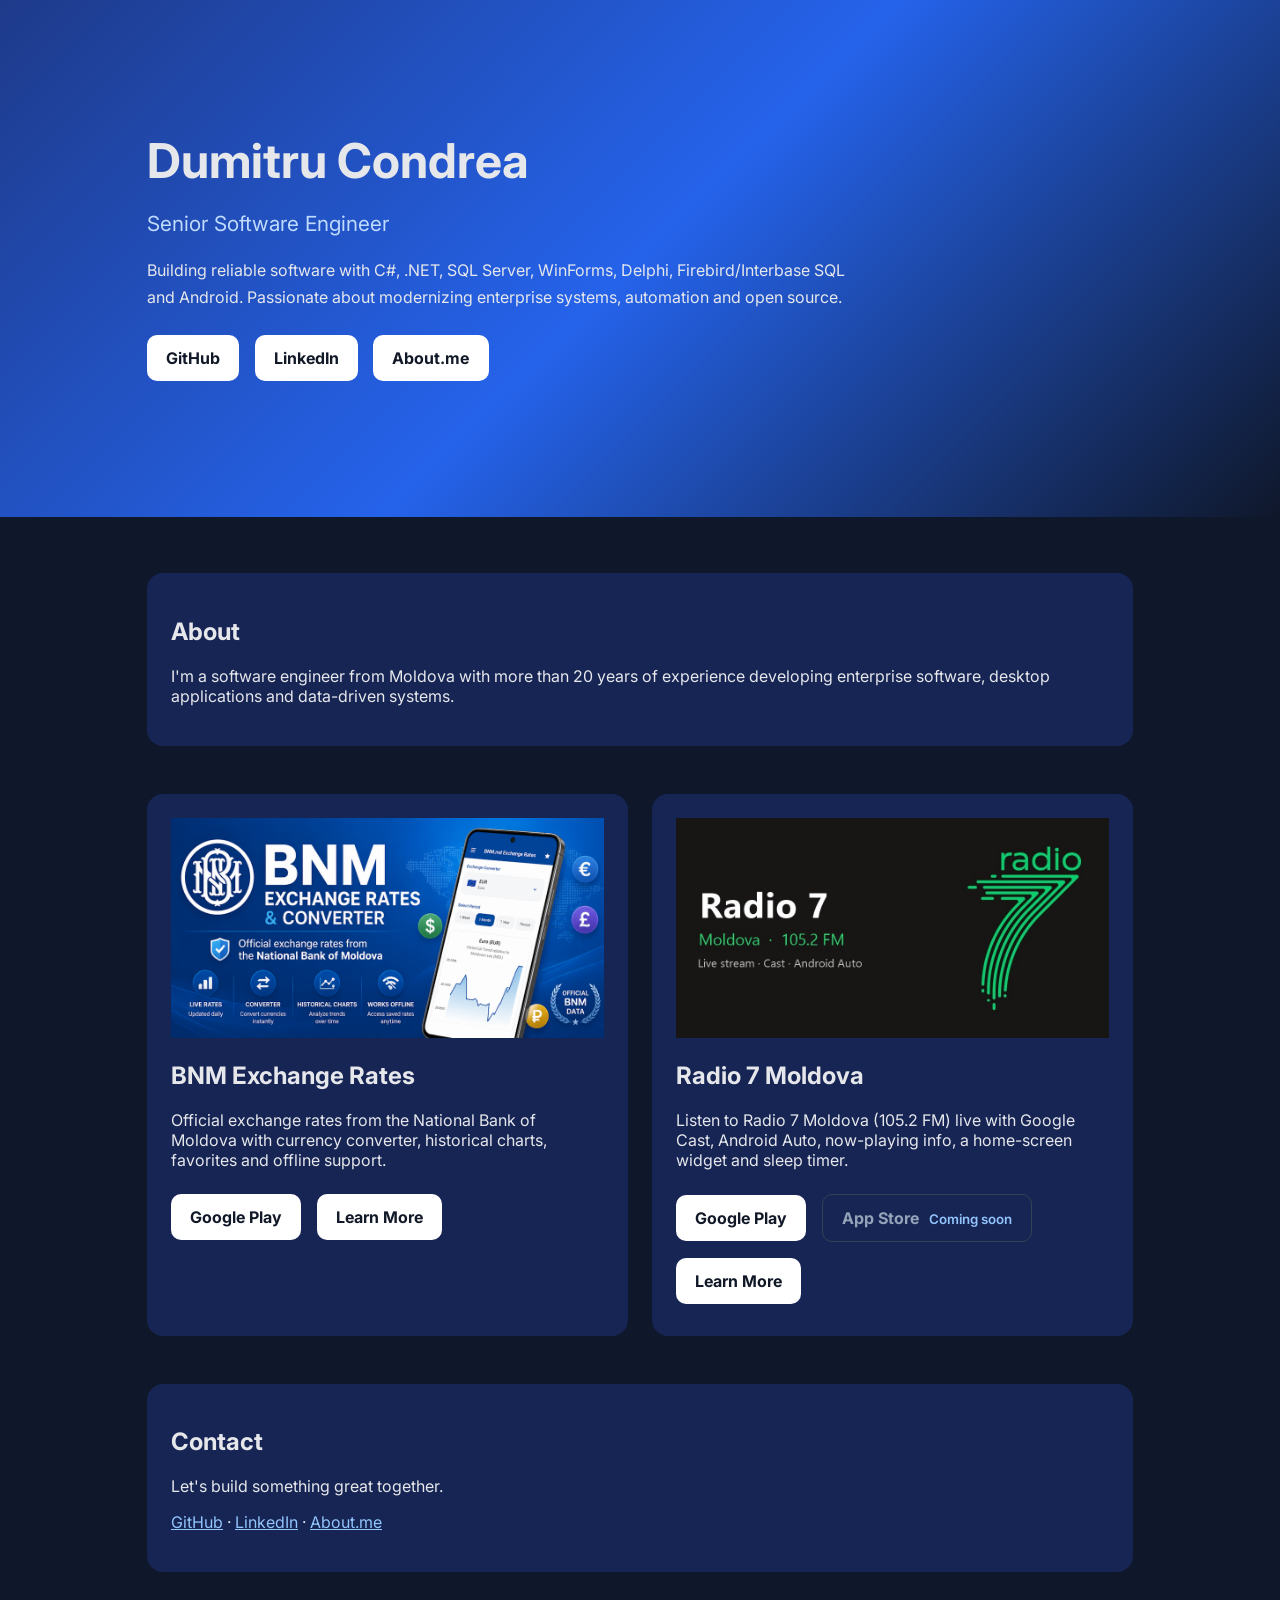
<file: index.html>
<!DOCTYPE html>
<html lang="en">
<head>
<meta charset="UTF-8">
<meta name="viewport" content="width=device-width, initial-scale=1.0">
<title>Dumitru Condrea | Senior Software Engineer</title>
<meta name="description" content="Senior Software Engineer specializing in .NET, C#, SQL Server, desktop applications and Android development.">
<link rel="preconnect" href="https://fonts.googleapis.com">
<link rel="preconnect" href="https://fonts.gstatic.com" crossorigin>
<link href="https://fonts.googleapis.com/css2?family=Inter:wght@300;400;600;700;800&display=swap" rel="stylesheet">
<link rel="stylesheet" href="style.css">
<style>
    .card img {
        width: 100%;
        height: 220px;
        object-fit: cover;
    }
    .buttons a.disabled {
        background: transparent;
        color: #94a3b8;
        border: 1px solid #334155;
        cursor: not-allowed;
    }
    .buttons a.disabled small {
        margin-left: .4rem;
        color: #93c5fd;
        font-weight: 600;
    }
</style>
</head>
<body>
<header class="hero">
  <div class="container">
    <h1>Dumitru Condrea</h1>
    <p class="tag">Senior Software Engineer</p>
    <p class="lead">Building reliable software with C#, .NET, SQL Server, WinForms, Delphi, Firebird/Interbase SQL and Android. Passionate about modernizing enterprise systems, automation and open source.</p>
    <div class="buttons">
      <a href="https://github.com/dumitru" target="_blank">GitHub</a>
      <a href="https://www.linkedin.com/in/dumitrucondrea/" target="_blank">LinkedIn</a>
      <a href="https://about.me/dumitru.condrea" target="_blank">About.me</a>
    </div>
  </div>
</header>

<main class="container">
<section class="card">
<h2>About</h2>
<p>I'm a software engineer from Moldova with more than 20 years of experience developing enterprise software, desktop applications and data-driven systems.</p>
</section>

<section class="grid">
    <div class="card">
        <img src="bnm-exchange-rates/assets/feature-graphic.png">
        <div class="content">
            <h2>BNM Exchange Rates</h2>
            <p>
                Official exchange rates from the National Bank of Moldova with currency converter, historical charts, favorites and offline support.
            </p>
            <div class="buttons">
                <a class="button" href="https://play.google.com/store/apps/details?id=com.dumitrucondrea.exchangerates.bnm">
                    Google Play
                </a>
                <a class="button secondary" href="bnm-exchange-rates/">
                    Learn More
                </a>
            </div>
        </div>
    </div>

    <div class="card">
        <img src="radio-7-moldova/assets/feature-graphic.jpg">
        <div class="content">
            <h2>Radio 7 Moldova</h2>
            <p>
                Listen to Radio 7 Moldova (105.2 FM) live with Google Cast, Android Auto, now-playing info, a home-screen widget and sleep timer.
            </p>
            <div class="buttons">
                <a class="button" href="https://play.google.com/store/apps/details?id=com.dumitrucondrea.stream.radio7">
                    Google Play
                </a>
                <a class="button disabled" aria-disabled="true" role="link" title="Coming soon">
                    App Store <small>Coming soon</small>
                </a>
                <a class="button secondary" href="radio-7-moldova/">
                    Learn More
                </a>
            </div>
        </div>
    </div>

<!--<div class="card">
<h2>Featured Projects</h2>
<ul>
<li><strong>BNM Exchange Rates</strong> – Android application for National Bank of Moldova exchange rates.</li>
<li><strong>FirebirdWebAdmin</strong> – Open-source contributor.</li>
<li><strong>Enterprise Software</strong> – Business automation, reporting, integrations and migration.</li>
</ul>
</div>

<div class="card">
<h2>Core Skills</h2>
<div class="chips">
<span>C#</span><span>.NET</span><span>SQL Server</span><span>Entity Framework</span>
<span>WinForms</span><span>Azure DevOps</span><span>GitHub</span>
<span>REST APIs</span><span>Android</span><span>XML/XSLT</span>
</div>
</div>-->
</section>

<section class="card">
<h2>Contact</h2>
<p>Let's build something great together.</p>
<p><a href="https://github.com/dumitru">GitHub</a> ·
<a href="https://www.linkedin.com/in/dumitrucondrea/">LinkedIn</a> ·
<a href="https://about.me/dumitru.condrea">About.me</a></p>
</section>
</main>
</body>
</html>
</file>
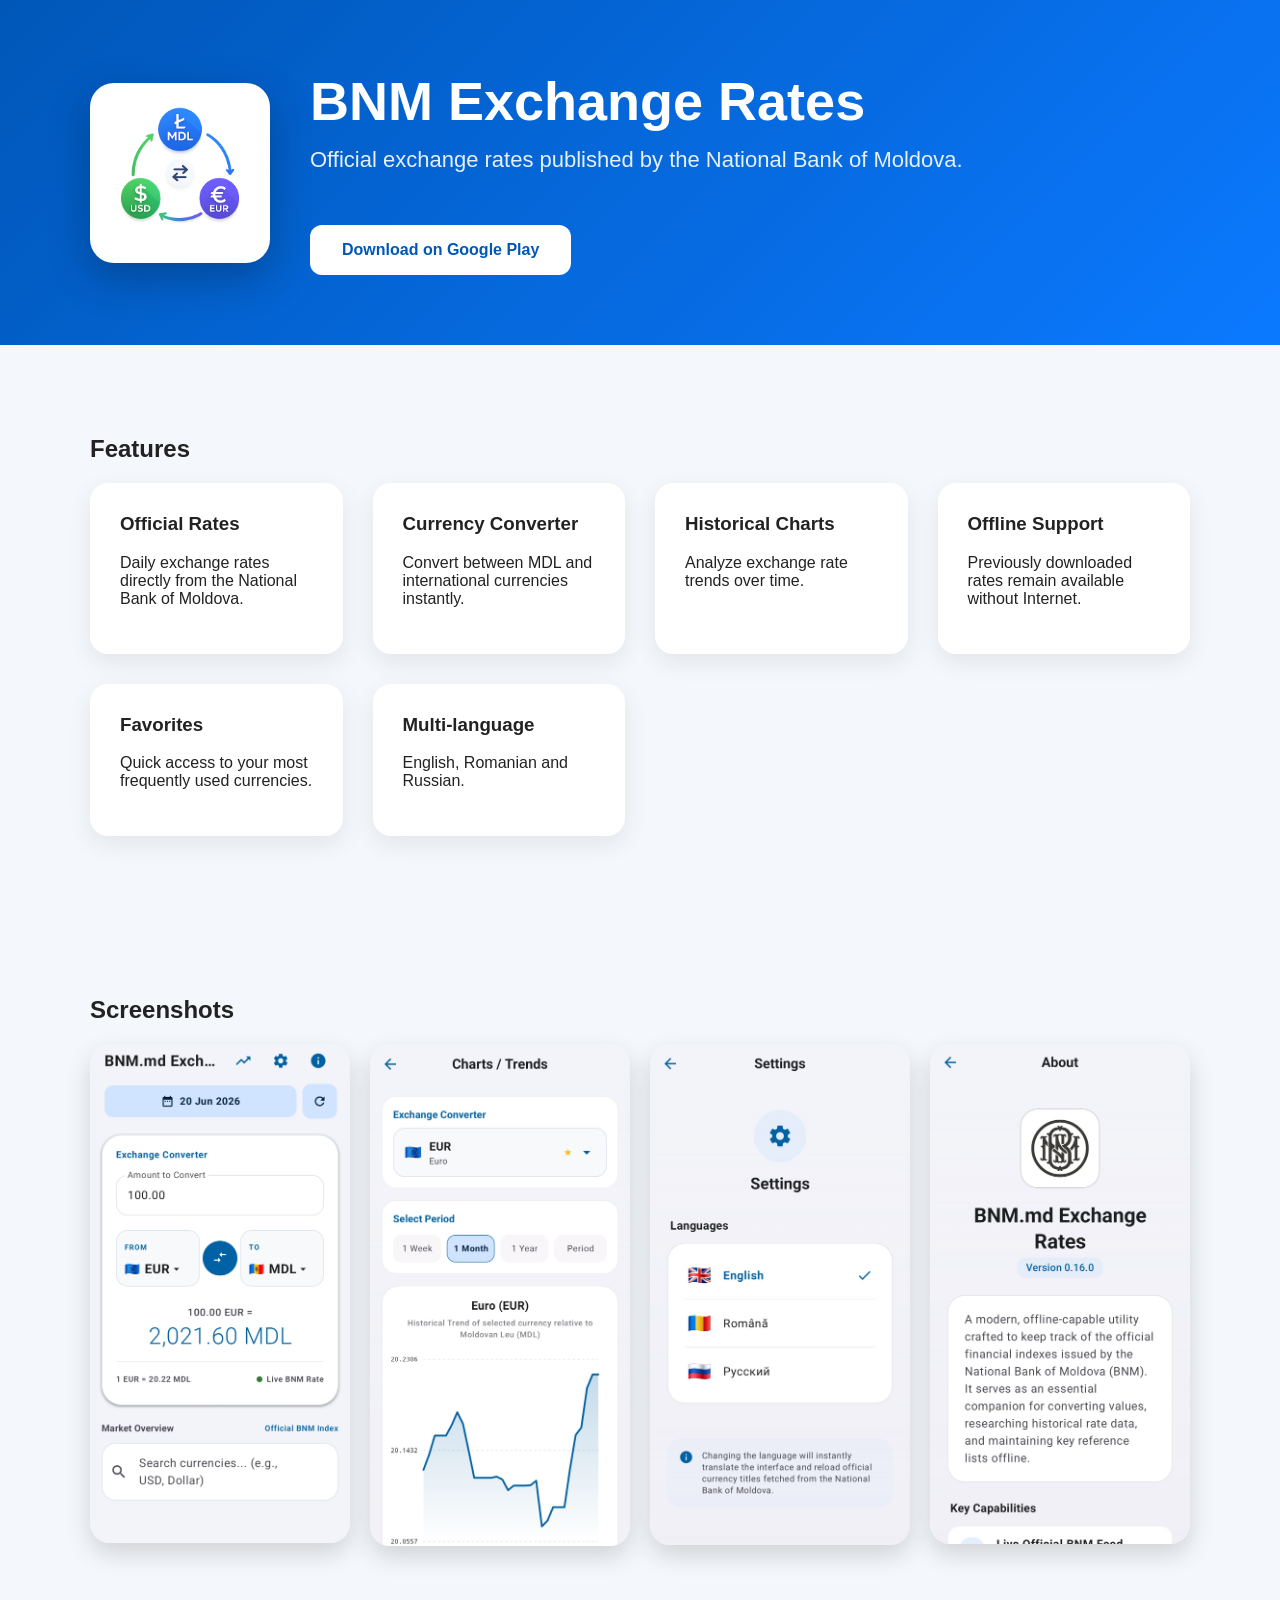
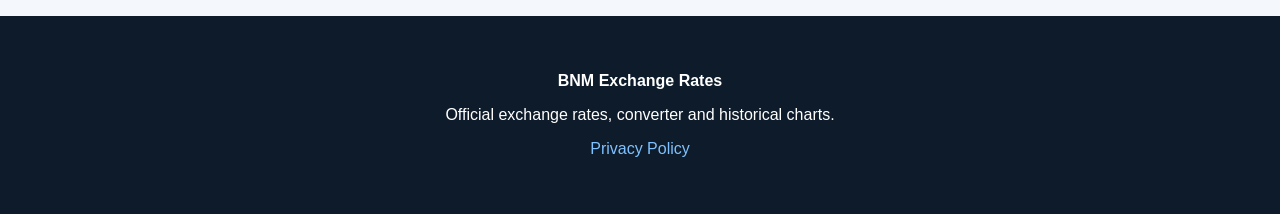
<file: bnm-exchange-rates/index.html>
<!DOCTYPE html>
<html lang="en">
<head>
    <meta charset="UTF-8">
    <meta name="viewport" content="width=device-width, initial-scale=1.0">
    <title>BNM Exchange Rates</title>
    <meta name="description" content="Official exchange rates published by the National Bank of Moldova. Currency converter, historical charts, favorites and offline support.">
    <style>
        body {
            margin: 0;
            font-family: Segoe UI,Roboto,Arial,sans-serif;
            background: #f4f7fb;
            color: #222;
        }

        header {
            background: linear-gradient(135deg,#0057b8,#0b79ff);
            color: white;
            padding: 70px 20px;
        }

        .container {
            max-width: 1100px;
            margin: auto;
        }

        .hero {
            display: flex;
            flex-wrap: wrap;
            align-items: center;
            gap: 40px;
        }

            .hero img {
                width: 180px;
                border-radius: 24px;
                box-shadow: 0 15px 40px rgba(0,0,0,.25);
		background: white;
            }

        h1 {
            font-size: 54px;
            margin: 0;
        }

        .subtitle {
            font-size: 22px;
            margin-top: 15px;
            opacity: .9;
        }

        .button {
            display: inline-block;
            margin-top: 30px;
            padding: 16px 32px;
            background: white;
            color: #0057b8;
            text-decoration: none;
            border-radius: 12px;
            font-weight: bold;
        }

        section {
            padding: 70px 20px;
        }

        .features {
            display: grid;
            grid-template-columns: repeat(auto-fit,minmax(240px,1fr));
            gap: 30px;
        }

        .card {
            background: white;
            padding: 30px;
            border-radius: 18px;
            box-shadow: 0 8px 25px rgba(0,0,0,.08);
        }

            .card h3 {
                margin-top: 0;
            }

        .gallery {
            display: grid;
            grid-template-columns: repeat(auto-fit,minmax(250px,1fr));
            gap: 20px;
        }

            .gallery img {
                width: 100%;
                border-radius: 20px;
                box-shadow: 0 10px 25px rgba(0,0,0,.15);
            }

        footer {
            background: #0d1b2a;
            color: white;
            text-align: center;
            padding: 40px;
        }

            footer a {
                color: #7fc2ff;
                text-decoration: none;
            }
    </style>
</head>
<body>
    <header>
        <div class="container hero">
            <img src="assets/icon.png" alt="BNM Exchange Rates">
            <div>
                <h1>BNM Exchange Rates</h1>
                <p class="subtitle">
                    Official exchange rates published by the National Bank of Moldova.
                </p>
                <a class="button"
                   href="https://play.google.com/store/apps/details?id=com.dumitrucondrea.exchangerates.bnm">
                    Download on Google Play
                </a>
            </div>
        </div>
    </header>
    <section>
        <div class="container">
            <h2>Features</h2>
            <div class="features">
                <div class="card">
                    <h3>Official Rates</h3>
                    <p>Daily exchange rates directly from the National Bank of Moldova.</p>
                </div>
                <div class="card">
                    <h3>Currency Converter</h3>
                    <p>Convert between MDL and international currencies instantly.</p>
                </div>
                <div class="card">
                    <h3>Historical Charts</h3>
                    <p>Analyze exchange rate trends over time.</p>
                </div>
                <div class="card">
                    <h3>Offline Support</h3>
                    <p>Previously downloaded rates remain available without Internet.</p>
                </div>
                <div class="card">
                    <h3>Favorites</h3>
                    <p>Quick access to your most frequently used currencies.</p>
                </div>
                <div class="card">
                    <h3>Multi-language</h3>
                    <p>English, Romanian and Russian.</p>
                </div>
            </div>
        </div>
    </section>
    <section>
        <div class="container">
            <h2>Screenshots</h2>
            <div class="gallery">
                <img src="assets/screenshot1.jpg">
                <img src="assets/screenshot2.jpg">
                <img src="assets/screenshot3.jpg">
                <img src="assets/screenshot4.jpg">
            </div>
        </div>
    </section>
    <footer>
        <p><strong>BNM Exchange Rates</strong></p>
        <p>
            Official exchange rates, converter and historical charts.
        </p>
        <p>
            <a href="privacy.html">Privacy Policy</a>
        </p>
    </footer>
</body>
</html>
</file>
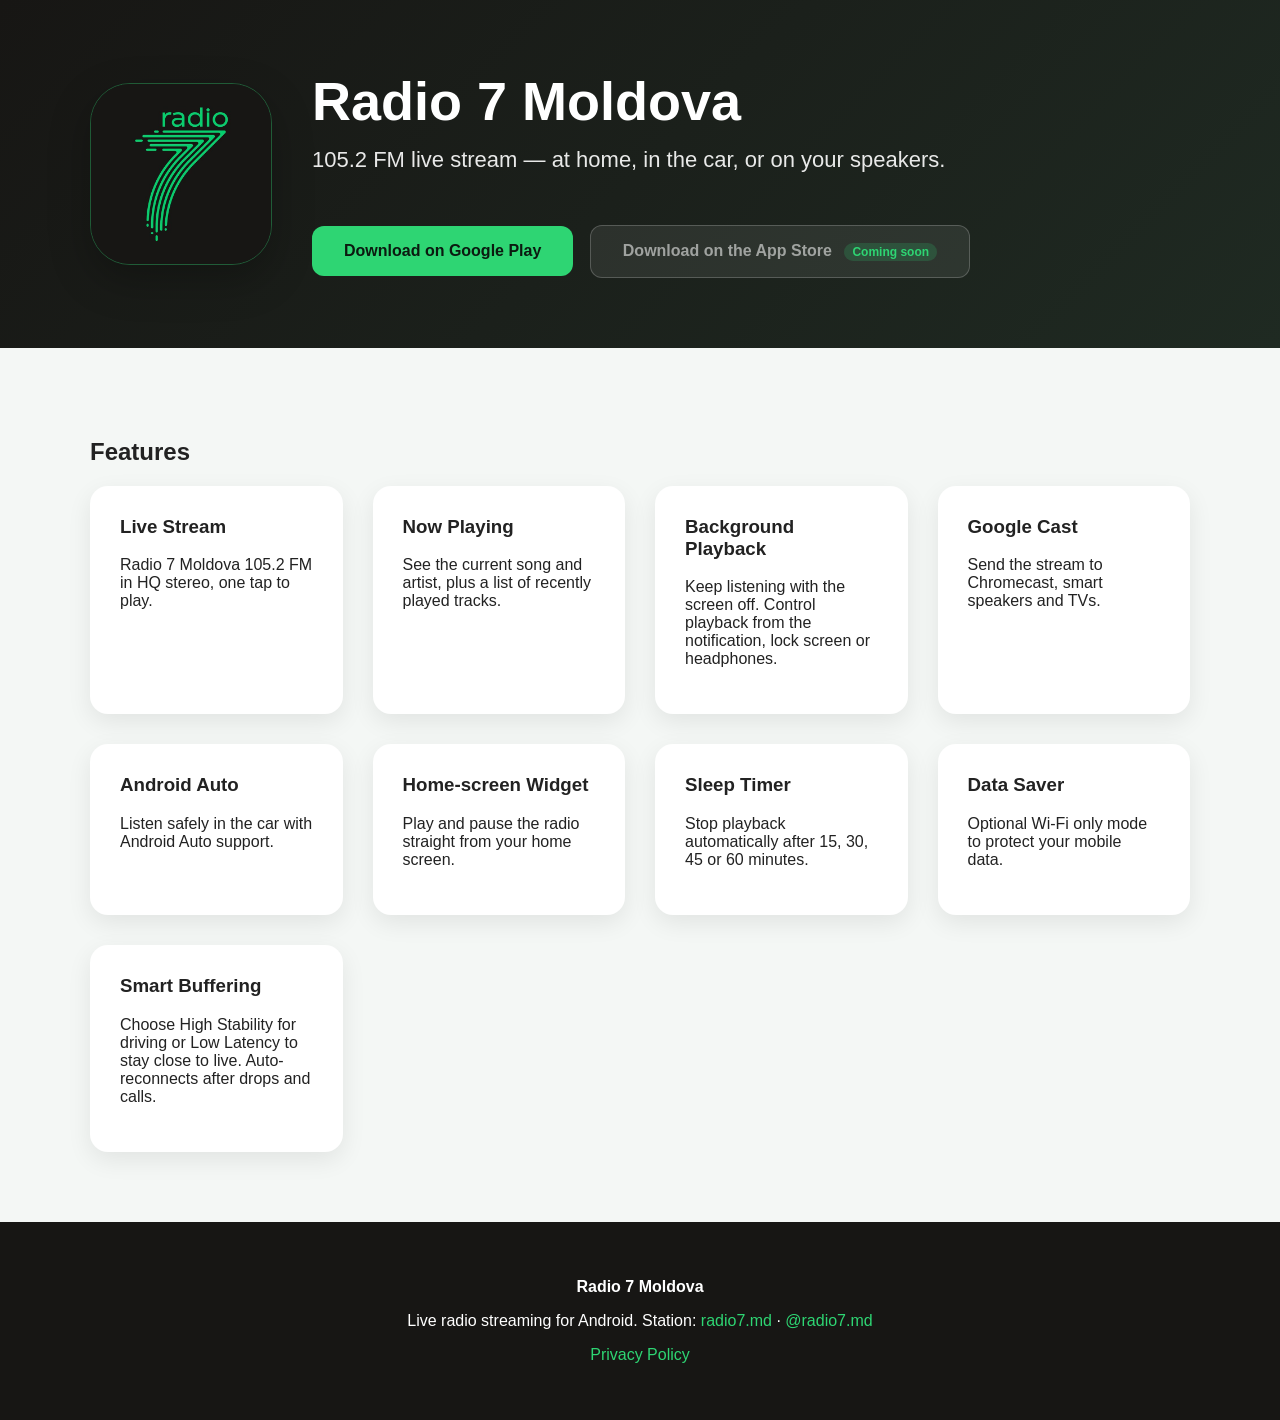
<file: radio-7-moldova/index.html>
<!DOCTYPE html>
<html lang="en">
<head>
    <meta charset="UTF-8">
    <meta name="viewport" content="width=device-width, initial-scale=1.0">
    <title>Radio 7 Moldova</title>
    <meta name="description" content="Listen to Radio 7 Moldova (105.2 FM) live. Background playback, Google Cast, Android Auto, home-screen widget, now-playing info and sleep timer.">
    <link rel="icon" href="assets/icon.jpg" type="image/jpeg">
    <style>
        body {
            margin: 0;
            font-family: Segoe UI,Roboto,Arial,sans-serif;
            background: #f4f7f5;
            color: #222;
        }

        header {
            background: linear-gradient(135deg,#171614,#1f2a22);
            color: white;
            padding: 70px 20px;
        }

        .container {
            max-width: 1100px;
            margin: auto;
        }

        .hero {
            display: flex;
            flex-wrap: wrap;
            align-items: center;
            gap: 40px;
        }

            .hero img {
                width: 180px;
                border-radius: 40px;
                border: 1px solid rgba(46,213,115,.35);
                box-shadow: 0 15px 40px rgba(0,0,0,.25);
            }

        h1 {
            font-size: 54px;
            margin: 0;
        }

        .subtitle {
            font-size: 22px;
            margin-top: 15px;
            opacity: .9;
        }

        .button {
            display: inline-block;
            margin-top: 30px;
            padding: 16px 32px;
            background: #2ed573;
            color: #0b1a10;
            text-decoration: none;
            border-radius: 12px;
            font-weight: bold;
        }

        .button.disabled {
            margin-left: 12px;
            background: rgba(255,255,255,.08);
            color: rgba(255,255,255,.55);
            border: 1px solid rgba(255,255,255,.2);
            cursor: not-allowed;
        }

            .button.disabled .soon {
                display: inline-block;
                margin-left: 8px;
                padding: 2px 8px;
                border-radius: 999px;
                background: rgba(46,213,115,.18);
                color: #2ed573;
                font-size: 12px;
                font-weight: 600;
                vertical-align: middle;
            }

        @media (max-width: 600px) {
            .button.disabled { margin-left: 0; margin-top: 12px; }
        }

        section {
            padding: 70px 20px;
        }

        .features {
            display: grid;
            grid-template-columns: repeat(auto-fit,minmax(240px,1fr));
            gap: 30px;
        }

        .card {
            background: white;
            padding: 30px;
            border-radius: 18px;
            box-shadow: 0 8px 25px rgba(0,0,0,.08);
        }

            .card h3 {
                margin-top: 0;
            }

        .gallery {
            display: grid;
            grid-template-columns: repeat(auto-fit,minmax(250px,1fr));
            gap: 20px;
        }

            .gallery img {
                width: 100%;
                border-radius: 20px;
                box-shadow: 0 10px 25px rgba(0,0,0,.15);
            }

        footer {
            background: #171614;
            color: white;
            text-align: center;
            padding: 40px;
        }

            footer a {
                color: #2ed573;
                text-decoration: none;
            }

        @media (max-width: 600px) {
            h1 { font-size: 40px; }
            .hero img { width: 130px; border-radius: 30px; }
        }
    </style>
</head>
<body>
    <header>
        <div class="container hero">
            <img src="assets/icon.jpg" alt="Radio 7 Moldova">
            <div>
                <h1>Radio 7 Moldova</h1>
                <p class="subtitle">
                    105.2 FM live stream — at home, in the car, or on your speakers.
                </p>
                <a class="button"
                   href="https://play.google.com/store/apps/details?id=com.dumitrucondrea.stream.radio7">
                    Download on Google Play
                </a>
                <a class="button disabled" aria-disabled="true" role="link" title="Coming soon">
                    Download on the App Store <span class="soon">Coming soon</span>
                </a>
            </div>
        </div>
    </header>
    <section>
        <div class="container">
            <h2>Features</h2>
            <div class="features">
                <div class="card">
                    <h3>Live Stream</h3>
                    <p>Radio 7 Moldova 105.2 FM in HQ stereo, one tap to play.</p>
                </div>
                <div class="card">
                    <h3>Now Playing</h3>
                    <p>See the current song and artist, plus a list of recently played tracks.</p>
                </div>
                <div class="card">
                    <h3>Background Playback</h3>
                    <p>Keep listening with the screen off. Control playback from the notification, lock screen or headphones.</p>
                </div>
                <div class="card">
                    <h3>Google Cast</h3>
                    <p>Send the stream to Chromecast, smart speakers and TVs.</p>
                </div>
                <div class="card">
                    <h3>Android Auto</h3>
                    <p>Listen safely in the car with Android Auto support.</p>
                </div>
                <div class="card">
                    <h3>Home-screen Widget</h3>
                    <p>Play and pause the radio straight from your home screen.</p>
                </div>
                <div class="card">
                    <h3>Sleep Timer</h3>
                    <p>Stop playback automatically after 15, 30, 45 or 60 minutes.</p>
                </div>
                <div class="card">
                    <h3>Data Saver</h3>
                    <p>Optional Wi-Fi only mode to protect your mobile data.</p>
                </div>
                <div class="card">
                    <h3>Smart Buffering</h3>
                    <p>Choose High Stability for driving or Low Latency to stay close to live. Auto-reconnects after drops and calls.</p>
                </div>
            </div>
        </div>
    </section>
    <!-- TODO: add screenshots to assets/ and uncomment
    <section>
        <div class="container">
            <h2>Screenshots</h2>
            <div class="gallery">
                <img src="assets/screenshot1.jpg" alt="Screenshot 1">
                <img src="assets/screenshot2.jpg" alt="Screenshot 2">
                <img src="assets/screenshot3.jpg" alt="Screenshot 3">
            </div>
        </div>
    </section>
    -->
    <footer>
        <p><strong>Radio 7 Moldova</strong></p>
        <p>
            Live radio streaming for Android.
            Station: <a href="https://radio7.md/">radio7.md</a> · <a href="https://www.instagram.com/radio7.md/">@radio7.md</a>
        </p>
        <p>
            <a href="privacy.html">Privacy Policy</a>
        </p>
    </footer>
</body>
</html>
</file>
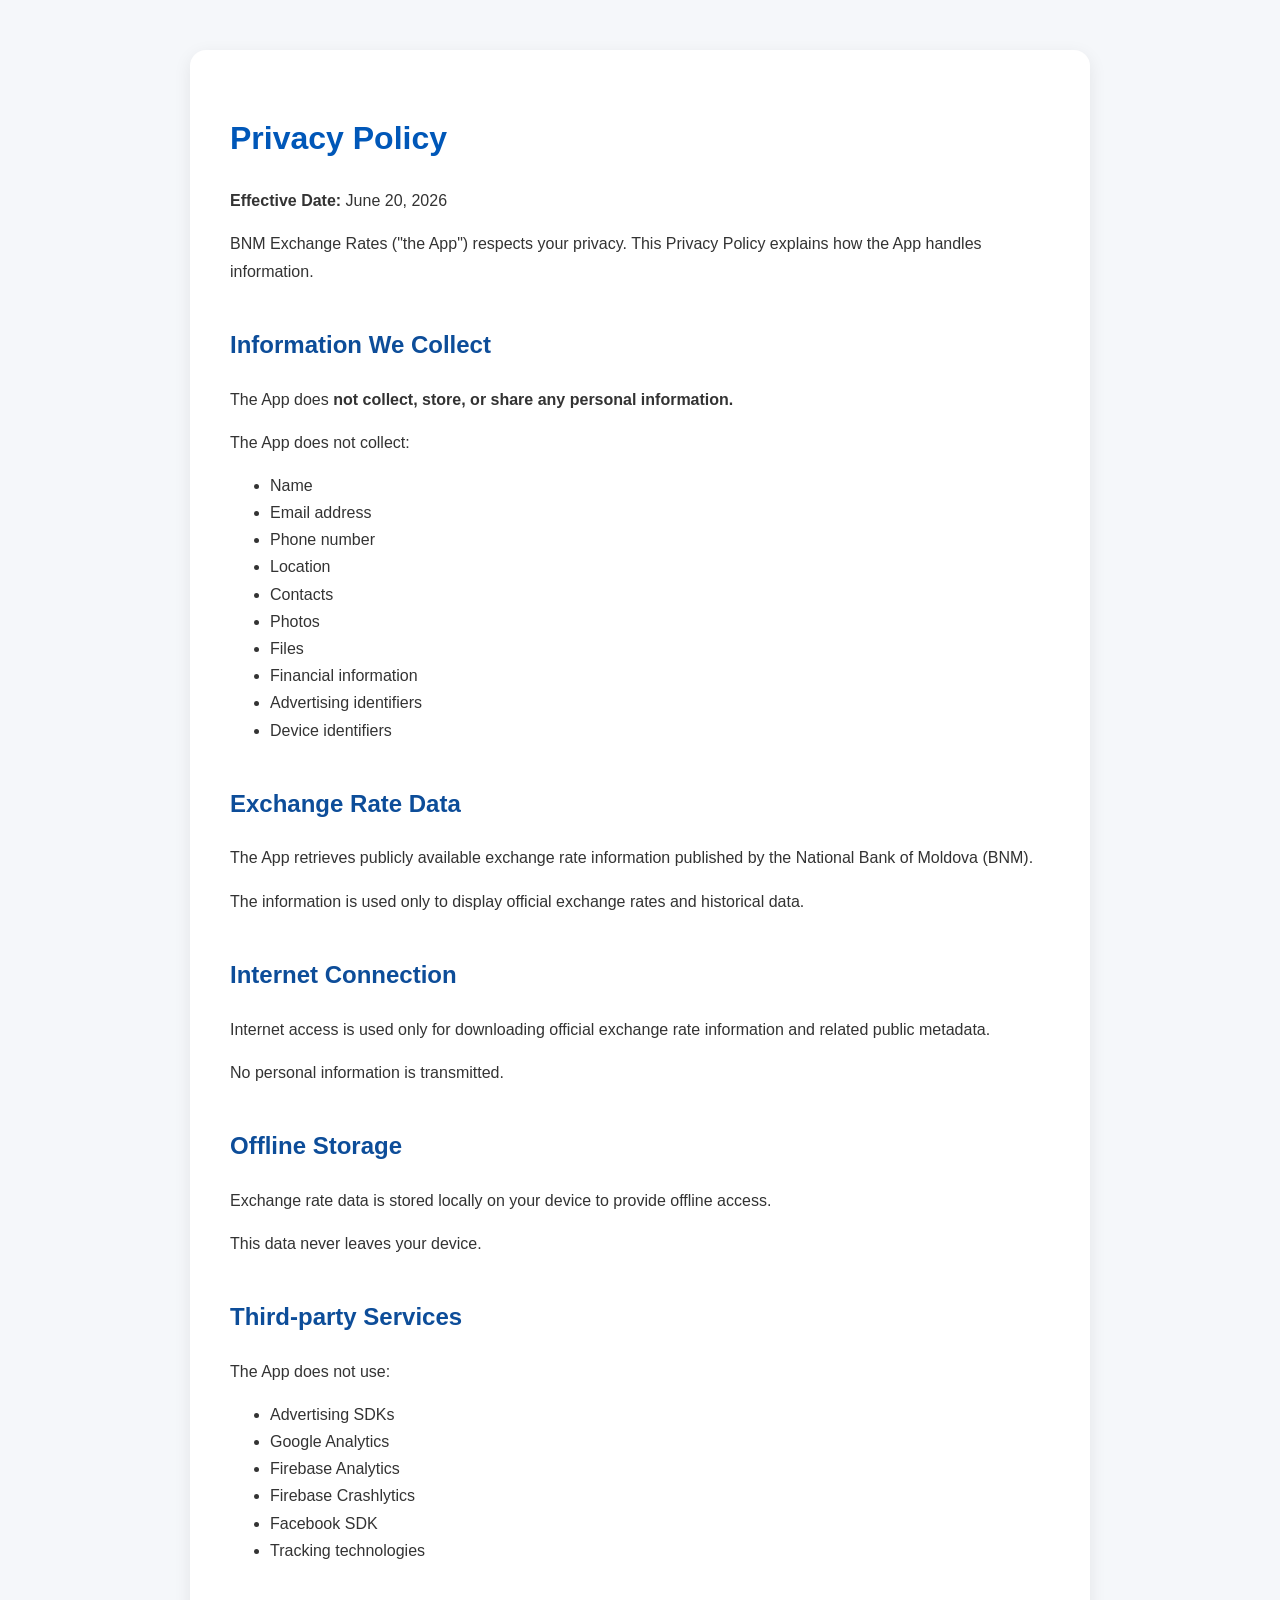
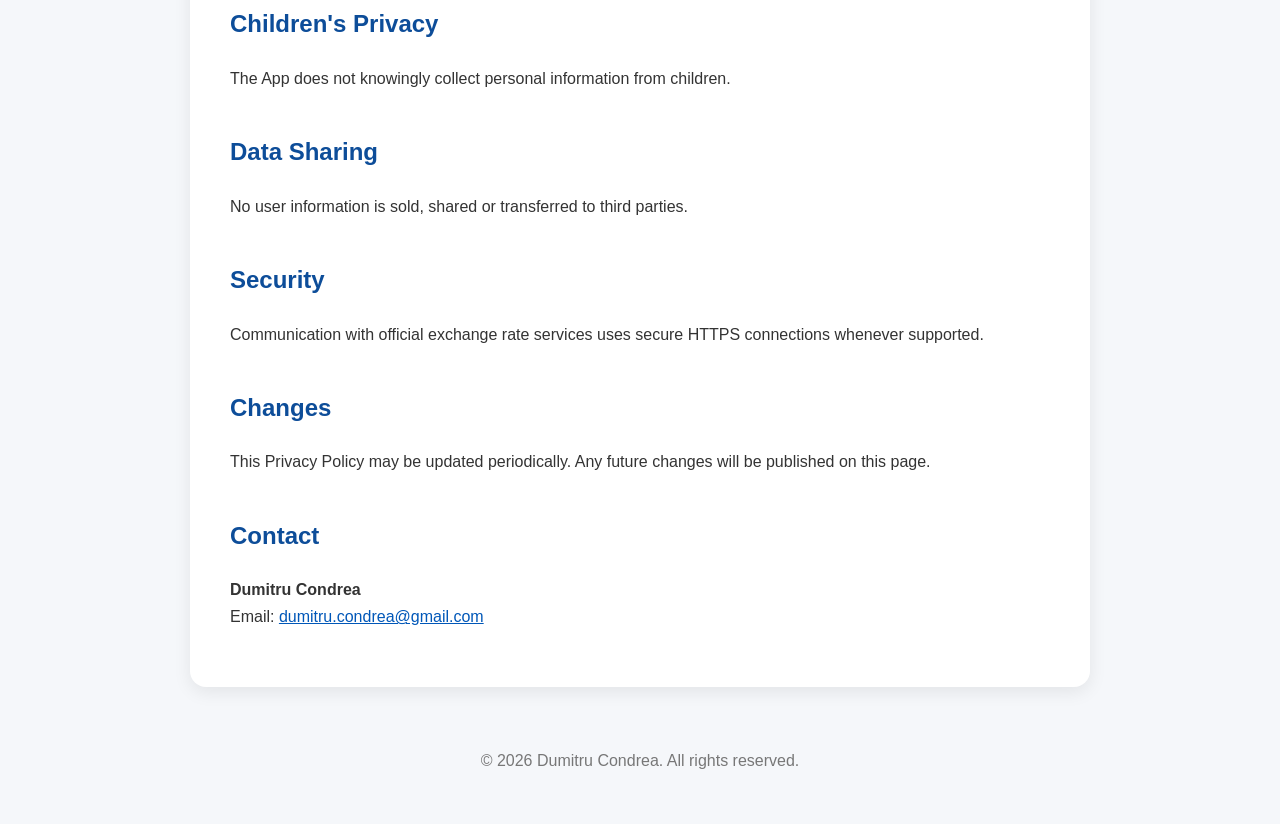
<file: bnm-exchange-rates/privacy.html>
<!DOCTYPE html>
<html lang="en">
<head>
    <meta charset="UTF-8">
    <meta name="viewport" content="width=device-width, initial-scale=1.0">
    <title>Privacy Policy - BNM Exchange Rates</title>
    <style>

        body {
            font-family: Segoe UI,Roboto,Arial,sans-serif;
            background: #f5f7fa;
            color: #333;
            margin: 0;
            line-height: 1.7;
        }

        .container {
            max-width: 900px;
            margin: auto;
            padding: 50px 20px;
        }

        h1 {
            color: #0057b8;
        }

        h2 {
            margin-top: 40px;
            color: #0d4d99;
        }

        .card {
            background: white;
            padding: 40px;
            border-radius: 16px;
            box-shadow: 0 5px 18px rgba(0,0,0,.08);
        }

        footer {
            text-align: center;
            margin-top: 60px;
            color: #777;
        }

        a {
            color: #0057b8;
        }
    </style>

</head>
<body>
    <div class="container">
        <div class="card">
            <h1>Privacy Policy</h1>
            <p><strong>Effective Date:</strong> June 20, 2026</p>
            <p>
                BNM Exchange Rates ("the App") respects your privacy. This Privacy Policy explains how the App handles information.
            </p>
            <h2>Information We Collect</h2>
            <p>
                The App does <strong>not collect, store, or share any personal information.</strong>
            </p>
            <p>The App does not collect:</p>
            <ul>
                <li>Name</li>
                <li>Email address</li>
                <li>Phone number</li>
                <li>Location</li>
                <li>Contacts</li>
                <li>Photos</li>
                <li>Files</li>
                <li>Financial information</li>
                <li>Advertising identifiers</li>
                <li>Device identifiers</li>
            </ul>
            <h2>Exchange Rate Data</h2>
            <p>
                The App retrieves publicly available exchange rate information published by the National Bank of Moldova (BNM).
            </p>
            <p>
                The information is used only to display official exchange rates and historical data.
            </p>
            <h2>Internet Connection</h2>
            <p>
                Internet access is used only for downloading official exchange rate information and related public metadata.
            </p>
            <p>
                No personal information is transmitted.
            </p>
            <h2>Offline Storage</h2>
            <p>
                Exchange rate data is stored locally on your device to provide offline access.
            </p>
            <p>
                This data never leaves your device.
            </p>
            <h2>Third-party Services</h2>
            <p>
                The App does not use:
            </p>
            <ul>
                <li>Advertising SDKs</li>
                <li>Google Analytics</li>
                <li>Firebase Analytics</li>
                <li>Firebase Crashlytics</li>
                <li>Facebook SDK</li>
                <li>Tracking technologies</li>
            </ul>
            <h2>Children's Privacy</h2>
            <p>
                The App does not knowingly collect personal information from children.
            </p>
            <h2>Data Sharing</h2>
            <p>
                No user information is sold, shared or transferred to third parties.
            </p>
            <h2>Security</h2>
            <p>
                Communication with official exchange rate services uses secure HTTPS connections whenever supported.
            </p>
            <h2>Changes</h2>
            <p>
                This Privacy Policy may be updated periodically.
                Any future changes will be published on this page.
            </p>
            <h2>Contact</h2>
            <p>
                <strong>Dumitru Condrea</strong><br>
                Email:
                <a href="mailto:dumitru.condrea@gmail.com">dumitru.condrea@gmail.com</a>
            </p>
        </div>
        <footer>
            © 2026 Dumitru Condrea. All rights reserved.
        </footer>
    </div>
</body>
</html>
</file>
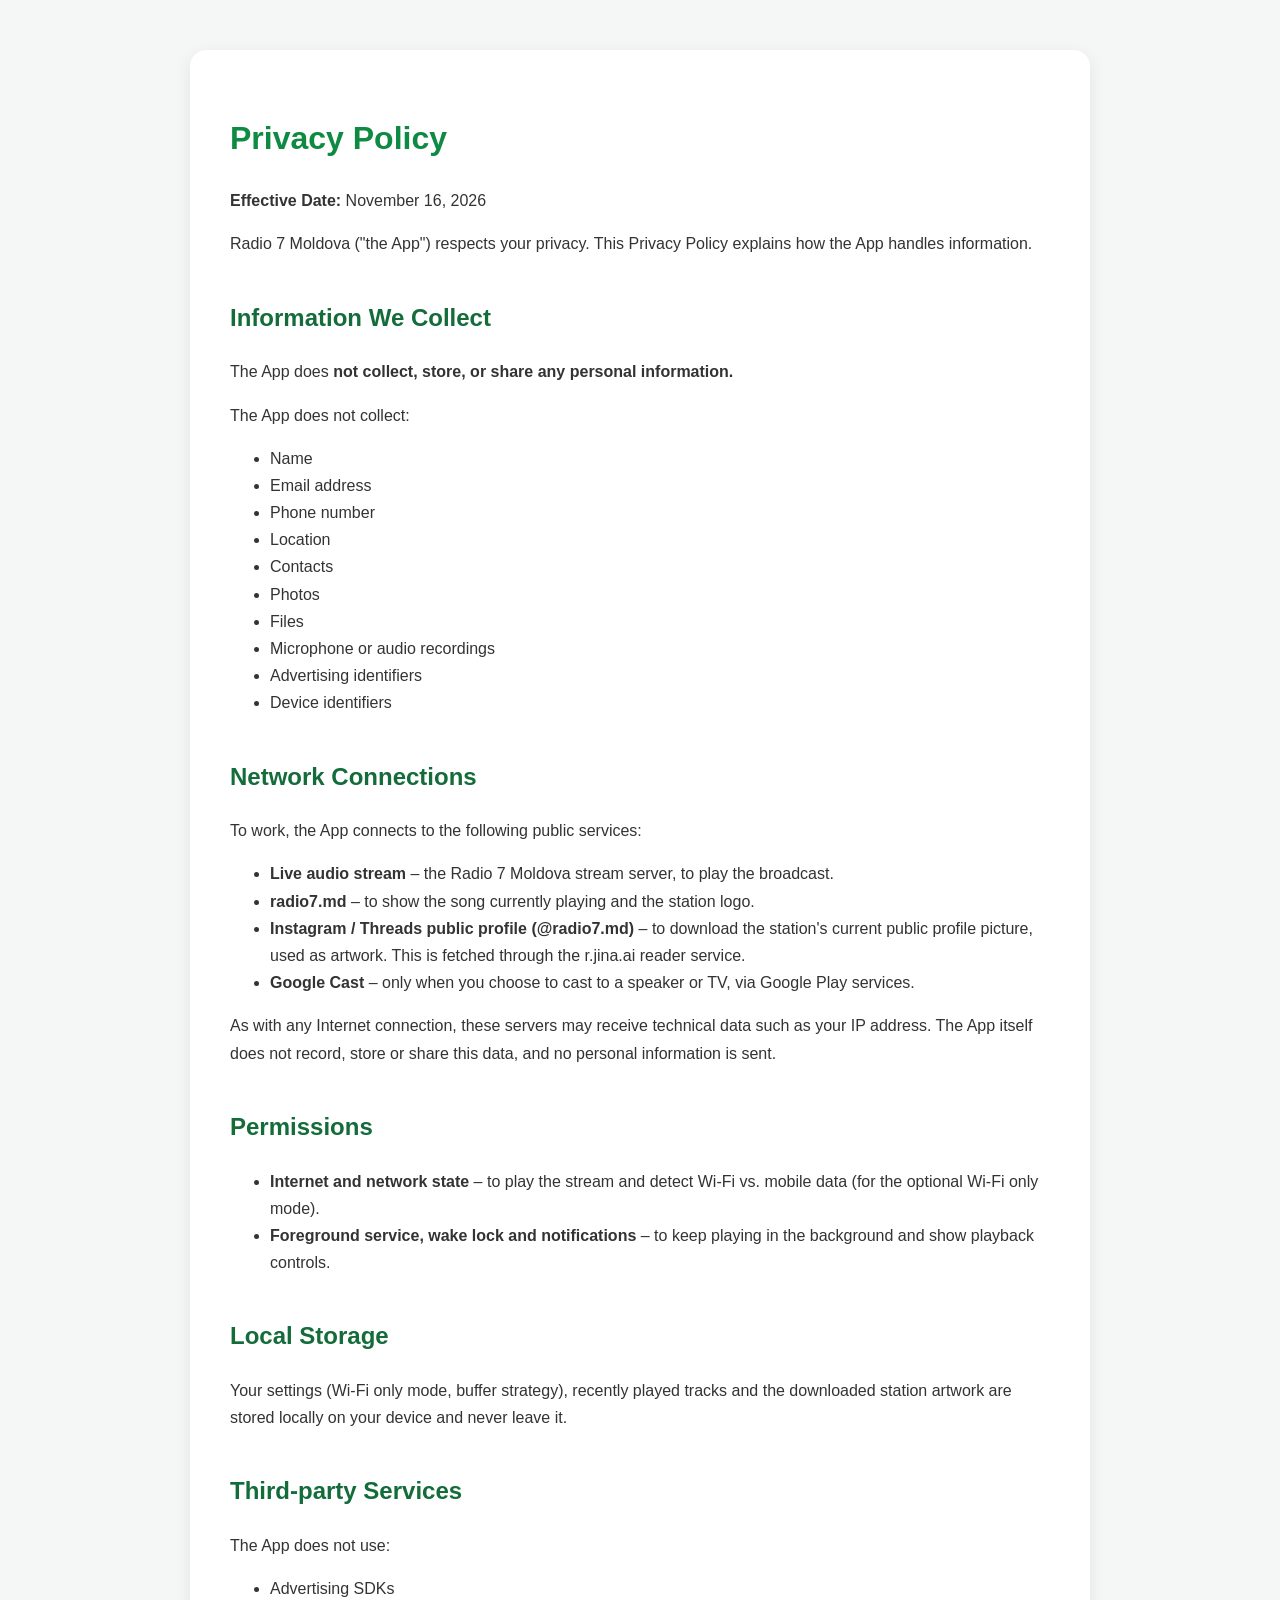
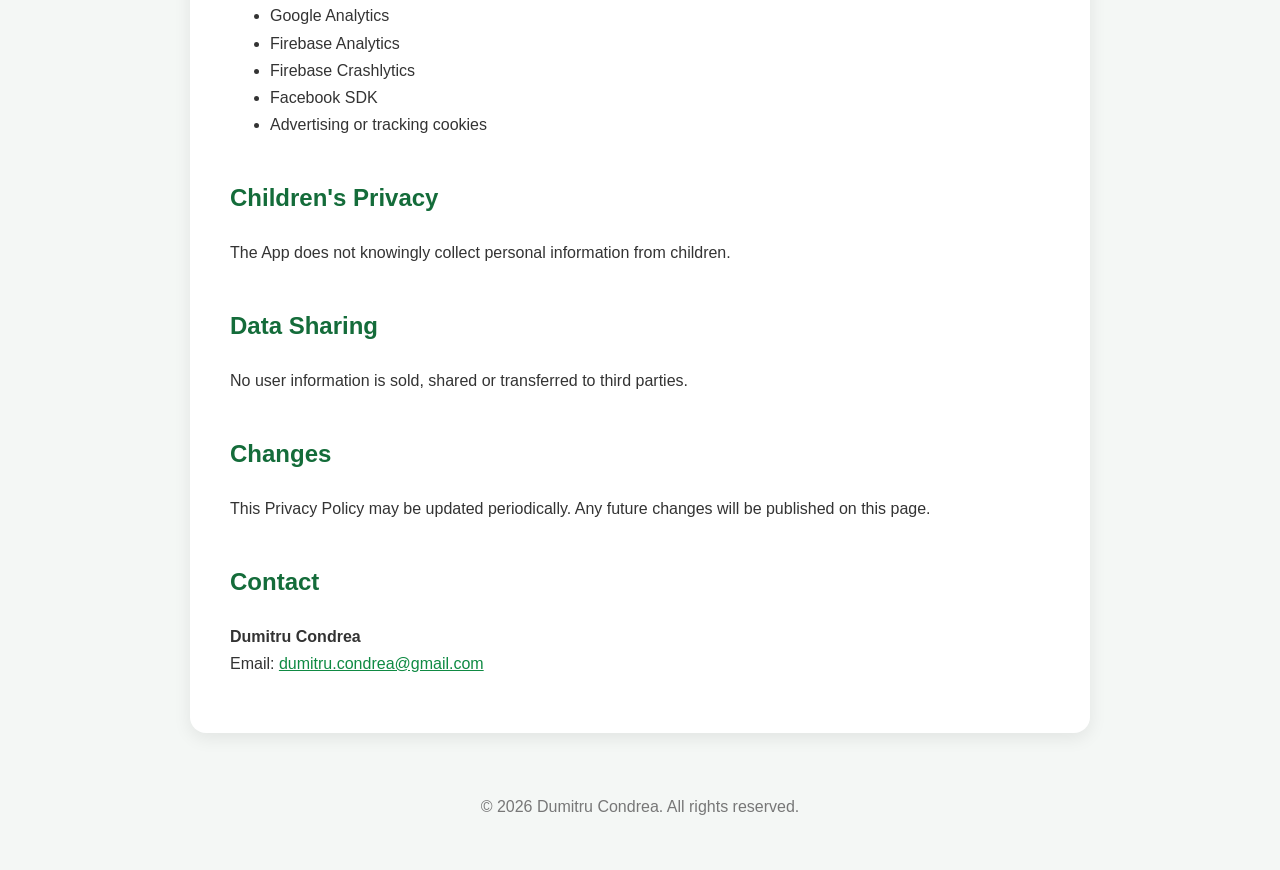
<file: radio-7-moldova/privacy.html>
<!DOCTYPE html>
<html lang="en">
<head>
    <meta charset="UTF-8">
    <meta name="viewport" content="width=device-width, initial-scale=1.0">
    <title>Privacy Policy - Radio 7 Moldova</title>
    <link rel="icon" href="assets/icon.jpg" type="image/jpeg">
    <style>

        body {
            font-family: Segoe UI,Roboto,Arial,sans-serif;
            background: #f4f7f5;
            color: #333;
            margin: 0;
            line-height: 1.7;
        }

        .container {
            max-width: 900px;
            margin: auto;
            padding: 50px 20px;
        }

        h1 {
            color: #0f8a43;
        }

        h2 {
            margin-top: 40px;
            color: #146c3a;
        }

        .card {
            background: white;
            padding: 40px;
            border-radius: 16px;
            box-shadow: 0 5px 18px rgba(0,0,0,.08);
        }

        footer {
            text-align: center;
            margin-top: 60px;
            color: #777;
        }

        a {
            color: #0f8a43;
        }

        @media (max-width: 600px) {
            .card { padding: 24px; }
        }
    </style>

</head>
<body>
    <div class="container">
        <div class="card">
            <h1>Privacy Policy</h1>
            <p><strong>Effective Date:</strong> November 16, 2026</p>
            <p>
                Radio 7 Moldova ("the App") respects your privacy. This Privacy Policy explains how the App handles information.
            </p>
            <h2>Information We Collect</h2>
            <p>
                The App does <strong>not collect, store, or share any personal information.</strong>
            </p>
            <p>The App does not collect:</p>
            <ul>
                <li>Name</li>
                <li>Email address</li>
                <li>Phone number</li>
                <li>Location</li>
                <li>Contacts</li>
                <li>Photos</li>
                <li>Files</li>
                <li>Microphone or audio recordings</li>
                <li>Advertising identifiers</li>
                <li>Device identifiers</li>
            </ul>
            <h2>Network Connections</h2>
            <p>
                To work, the App connects to the following public services:
            </p>
            <ul>
                <li><strong>Live audio stream</strong> – the Radio 7 Moldova stream server, to play the broadcast.</li>
                <li><strong>radio7.md</strong> – to show the song currently playing and the station logo.</li>
                <li><strong>Instagram / Threads public profile (@radio7.md)</strong> – to download the station's current public profile picture, used as artwork. This is fetched through the r.jina.ai reader service.</li>
                <li><strong>Google Cast</strong> – only when you choose to cast to a speaker or TV, via Google Play services.</li>
            </ul>
            <p>
                As with any Internet connection, these servers may receive technical data such as your IP address. The App itself does not record, store or share this data, and no personal information is sent.
            </p>
            <h2>Permissions</h2>
            <ul>
                <li><strong>Internet and network state</strong> – to play the stream and detect Wi-Fi vs. mobile data (for the optional Wi-Fi only mode).</li>
                <li><strong>Foreground service, wake lock and notifications</strong> – to keep playing in the background and show playback controls.</li>
            </ul>
            <h2>Local Storage</h2>
            <p>
                Your settings (Wi-Fi only mode, buffer strategy), recently played tracks and the downloaded station artwork are stored locally on your device and never leave it.
            </p>
            <h2>Third-party Services</h2>
            <p>
                The App does not use:
            </p>
            <ul>
                <li>Advertising SDKs</li>
                <li>Google Analytics</li>
                <li>Firebase Analytics</li>
                <li>Firebase Crashlytics</li>
                <li>Facebook SDK</li>
                <li>Advertising or tracking cookies</li>
            </ul>
            <h2>Children's Privacy</h2>
            <p>
                The App does not knowingly collect personal information from children.
            </p>
            <h2>Data Sharing</h2>
            <p>
                No user information is sold, shared or transferred to third parties.
            </p>
            <h2>Changes</h2>
            <p>
                This Privacy Policy may be updated periodically.
                Any future changes will be published on this page.
            </p>
            <h2>Contact</h2>
            <p>
                <strong>Dumitru Condrea</strong><br>
                Email:
                <a href="mailto:dumitru.condrea@gmail.com">dumitru.condrea@gmail.com</a>
            </p>
        </div>
        <footer>
            © 2026 Dumitru Condrea. All rights reserved.
        </footer>
    </div>
</body>
</html>
</file>
<file: style.css>
*{box-sizing:border-box}body{margin:0;font-family:Inter,sans-serif;background:#0f172a;color:#e5e7eb}
.container{max-width:1050px;margin:auto;padding:2rem}
.hero{padding:6rem 1rem;background:linear-gradient(135deg,#1e3a8a,#2563eb,#0f172a)}
h1{font-size:3rem;margin:.2rem 0}.tag{font-size:1.3rem;color:#bfdbfe}.lead{max-width:700px;line-height:1.7}
.buttons a{display:inline-block;margin:.5rem .7rem .5rem 0;padding:.8rem 1.2rem;background:#fff;color:#111827;text-decoration:none;border-radius:10px;font-weight:700}
.grid{display:grid;grid-template-columns:repeat(auto-fit,minmax(320px,1fr));gap:1.5rem}
.card{background:#172554;border-radius:16px;padding:1.5rem;margin:1.5rem 0}
.chips span{display:inline-block;background:#1d4ed8;padding:.45rem .8rem;border-radius:999px;margin:.3rem}
a{color:#93c5fd}
</file>
